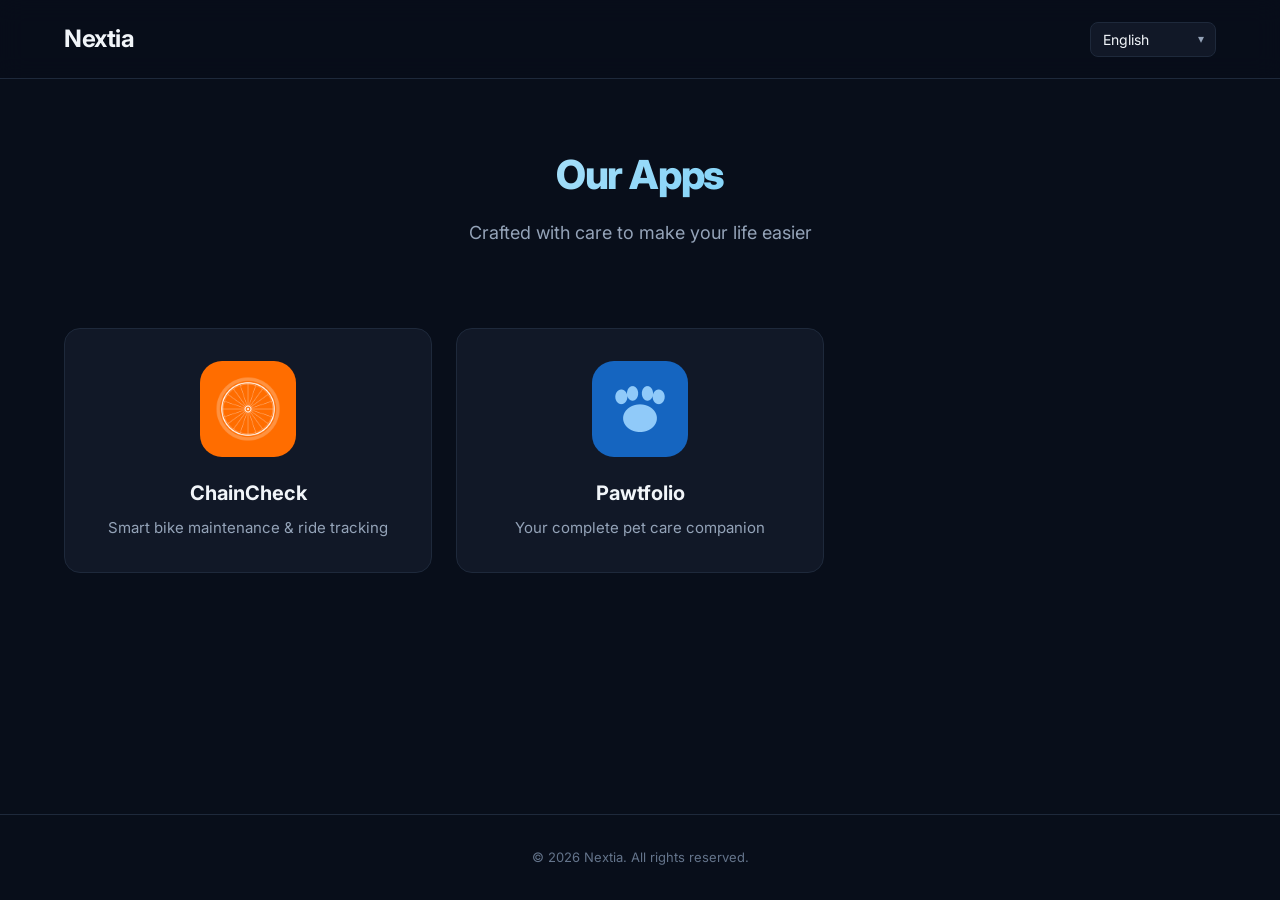
<file: index.html>
<!DOCTYPE html>
<html lang="en">
<head>
  <meta charset="UTF-8" />
  <meta name="viewport" content="width=device-width, initial-scale=1.0" />
  <title>Nextia — Our Apps</title>
  <meta name="description" content="Discover apps crafted by Nextia — smart tools built with care." />
  <link rel="icon" href="images/chaincheck/icon.png" type="image/png" />
  <link rel="preconnect" href="https://fonts.googleapis.com" />
  <link rel="preconnect" href="https://fonts.gstatic.com" crossorigin />
  <link href="https://fonts.googleapis.com/css2?family=Inter:wght@400;600;700;800&display=swap" rel="stylesheet" />
  <link rel="stylesheet" href="css/styles.css" />
</head>
<body>
  <header class="site-header">
    <div class="container">
      <a href="/" class="site-logo">Nextia</a>
      <div class="lang-selector">
        <select id="lang-select" aria-label="Language">
          <option value="en">English</option>
          <option value="es">Español</option>
          <option value="fr">Français</option>
          <option value="de">Deutsch</option>
          <option value="it">Italiano</option>
          <option value="pt">Português</option>
          <option value="nl">Nederlands</option>
          <option value="pl">Polski</option>
          <option value="sv">Svenska</option>
          <option value="da">Dansk</option>
          <option value="no">Norsk</option>
          <option value="fi">Suomi</option>
        </select>
      </div>
    </div>
  </header>

  <main>
    <section class="hero">
      <div class="container">
        <h1 data-i18n="hero.title">Our Apps</h1>
        <p data-i18n="hero.subtitle">Crafted with care to make your life easier</p>
      </div>
    </section>

    <section class="container">
      <div class="app-grid">
        <a href="chaincheck/" class="app-card">
          <img src="images/chaincheck/icon.png" alt="ChainCheck" class="app-card__icon" />
          <h2 class="app-card__name" data-i18n="apps.chaincheck.name">ChainCheck</h2>
          <p class="app-card__tagline" data-i18n="apps.chaincheck.tagline">Smart bike maintenance & ride tracking</p>
        </a>

        <a href="pawtfolio/" class="app-card">
          <img src="images/pawtfolio/icon.png" alt="Pawtfolio" class="app-card__icon" />
          <h2 class="app-card__name" data-i18n="apps.pawtfolio.name">Pawtfolio</h2>
          <p class="app-card__tagline" data-i18n="apps.pawtfolio.tagline">Your complete pet care companion</p>
        </a>
      </div>
    </section>
  </main>

  <footer class="site-footer">
    <div class="container">
      <p>© <span id="current-year"></span> Nextia. All rights reserved.</p>
    </div>
  </footer>

  <script src="js/i18n.js"></script>
  <script src="js/app.js"></script>
</body>
</html>
</file>
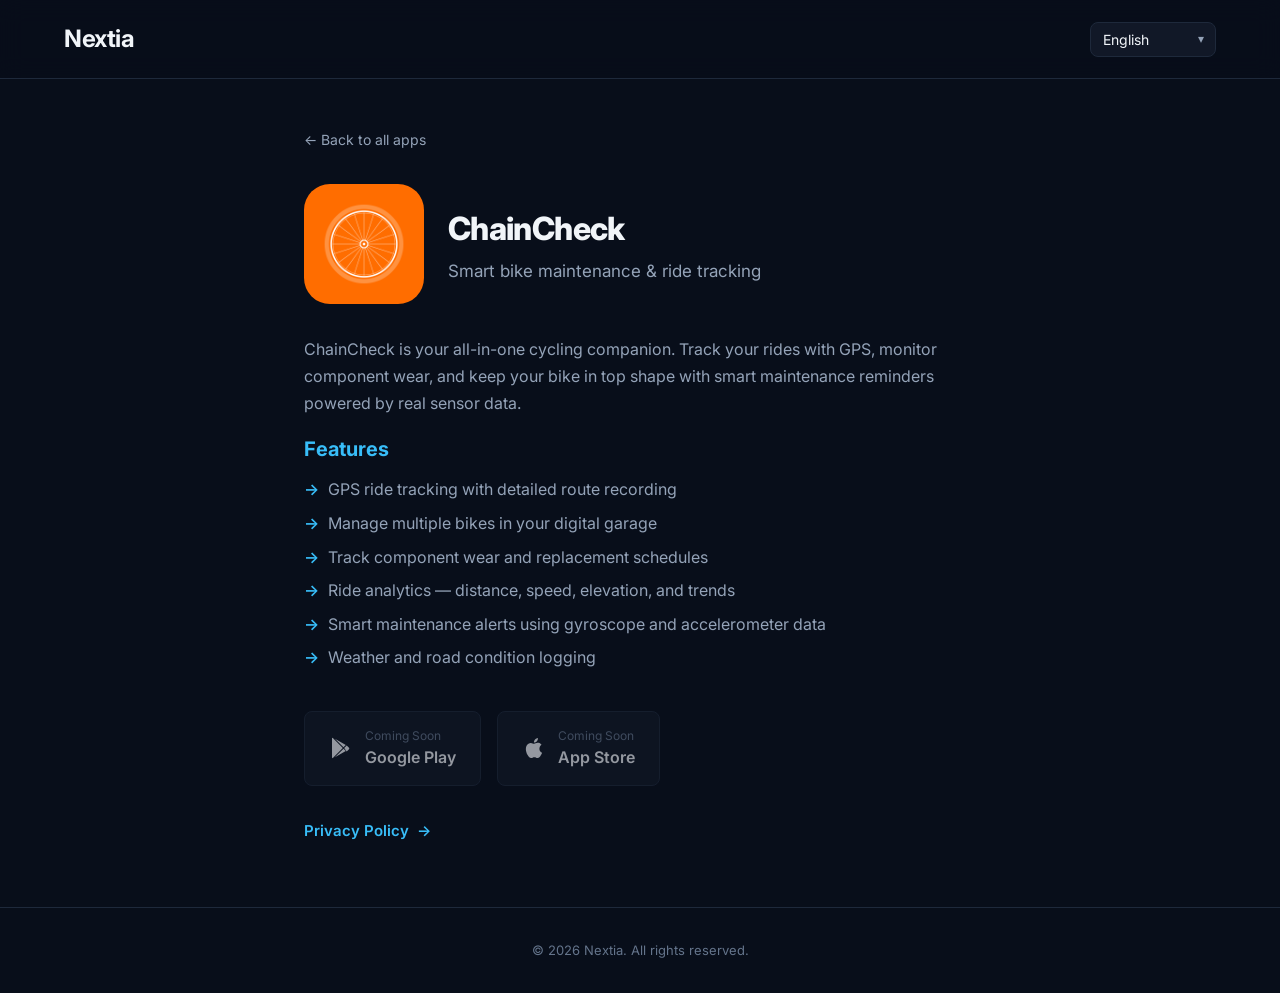
<file: chaincheck/index.html>
<!DOCTYPE html>
<html lang="en">
<head>
  <meta charset="UTF-8" />
  <meta name="viewport" content="width=device-width, initial-scale=1.0" />
  <title>ChainCheck — Smart Bike Maintenance</title>
  <meta name="description" content="ChainCheck is your all-in-one cycling companion. Track rides, monitor component wear, and get smart maintenance reminders." />
  <link rel="icon" href="../images/chaincheck/icon.png" type="image/png" />
  <link rel="preconnect" href="https://fonts.googleapis.com" />
  <link rel="preconnect" href="https://fonts.gstatic.com" crossorigin />
  <link href="https://fonts.googleapis.com/css2?family=Inter:wght@400;600;700;800&display=swap" rel="stylesheet" />
  <link rel="stylesheet" href="../css/styles.css" />
</head>
<body>
  <header class="site-header">
    <div class="container">
      <a href="../" class="site-logo">Nextia</a>
      <div class="lang-selector">
        <select id="lang-select" aria-label="Language">
          <option value="en">English</option>
          <option value="es">Español</option>
          <option value="fr">Français</option>
          <option value="de">Deutsch</option>
          <option value="it">Italiano</option>
          <option value="pt">Português</option>
          <option value="nl">Nederlands</option>
          <option value="pl">Polski</option>
          <option value="sv">Svenska</option>
          <option value="da">Dansk</option>
          <option value="no">Norsk</option>
          <option value="fi">Suomi</option>
        </select>
      </div>
    </div>
  </header>

  <main class="app-detail">
    <a href="../" class="back-link" data-i18n="back_home">← Back to all apps</a>

    <div class="app-detail__header">
      <img src="../images/chaincheck/icon.png" alt="ChainCheck" class="app-detail__icon" />
      <div>
        <h1 class="app-detail__title" data-i18n="apps.chaincheck.name">ChainCheck</h1>
        <p class="app-detail__tagline" data-i18n="apps.chaincheck.tagline">Smart bike maintenance & ride tracking</p>
      </div>
    </div>

    <div class="app-detail__description">
      <p data-i18n="apps.chaincheck.description">
        ChainCheck is your all-in-one cycling companion. Track your rides with GPS, monitor component wear, and keep your bike in top shape with smart maintenance reminders powered by real sensor data.
      </p>

      <h2 data-i18n="apps.chaincheck.features_title">Features</h2>
      <ul>
        <li data-i18n="apps.chaincheck.features.ride_tracking">GPS ride tracking with detailed route recording</li>
        <li data-i18n="apps.chaincheck.features.garage">Manage multiple bikes in your digital garage</li>
        <li data-i18n="apps.chaincheck.features.components">Track component wear and replacement schedules</li>
        <li data-i18n="apps.chaincheck.features.analytics">Ride analytics — distance, speed, elevation, and trends</li>
        <li data-i18n="apps.chaincheck.features.maintenance">Smart maintenance alerts using gyroscope and accelerometer data</li>
        <li data-i18n="apps.chaincheck.features.weather">Weather and road condition logging</li>
      </ul>
    </div>

    <div class="download-buttons">
      <!-- Google Play -->
      <a href="#" class="download-btn coming-soon" aria-disabled="true">
        <svg class="download-btn__icon" viewBox="0 0 24 24" fill="currentColor">
          <path d="M3.609 1.814L13.792 12 3.61 22.186a.996.996 0 0 1-.61-.92V2.734a1 1 0 0 1 .609-.92zm10.89 10.893l2.302 2.302-10.937 6.333 8.635-8.635zm3.199-3.199l2.302 2.302a1 1 0 0 1 0 1.38l-2.302 2.302L15.19 12l2.508-2.492zM5.864 2.658L16.8 8.99l-2.302 2.302-8.635-8.635z"/>
        </svg>
        <div>
          <div class="download-btn__label-small" data-i18n="apps.chaincheck.coming_soon">Coming Soon</div>
          <div class="download-btn__label-main">Google Play</div>
        </div>
      </a>

      <!-- App Store -->
      <a href="#" class="download-btn coming-soon" aria-disabled="true">
        <svg class="download-btn__icon" viewBox="0 0 24 24" fill="currentColor">
          <path d="M18.71 19.5c-.83 1.24-1.71 2.45-3.05 2.47-1.34.03-1.77-.79-3.29-.79-1.53 0-2 .77-3.27.82-1.31.05-2.3-1.32-3.14-2.53C4.25 17 2.94 12.45 4.7 9.39c.87-1.52 2.43-2.48 4.12-2.51 1.28-.02 2.5.87 3.29.87.78 0 2.26-1.07 3.8-.91.65.03 2.47.26 3.64 1.98-.09.06-2.17 1.28-2.15 3.81.03 3.02 2.65 4.03 2.68 4.04-.03.07-.42 1.44-1.38 2.83M13 3.5c.73-.83 1.94-1.46 2.94-1.5.13 1.17-.34 2.35-1.04 3.19-.69.85-1.83 1.51-2.95 1.42-.15-1.15.41-2.35 1.05-3.11z"/>
        </svg>
        <div>
          <div class="download-btn__label-small" data-i18n="apps.chaincheck.coming_soon">Coming Soon</div>
          <div class="download-btn__label-main">App Store</div>
        </div>
      </a>
    </div>

    <a href="privacy/" class="btn-link">
      <span data-i18n="apps.chaincheck.privacy_link">Privacy Policy</span> →
    </a>
  </main>

  <footer class="site-footer">
    <div class="container">
      <p>© <span id="current-year"></span> Nextia. All rights reserved.</p>
    </div>
  </footer>

  <script src="../js/i18n.js"></script>
  <script src="../js/app.js"></script>
</body>
</html>
</file>
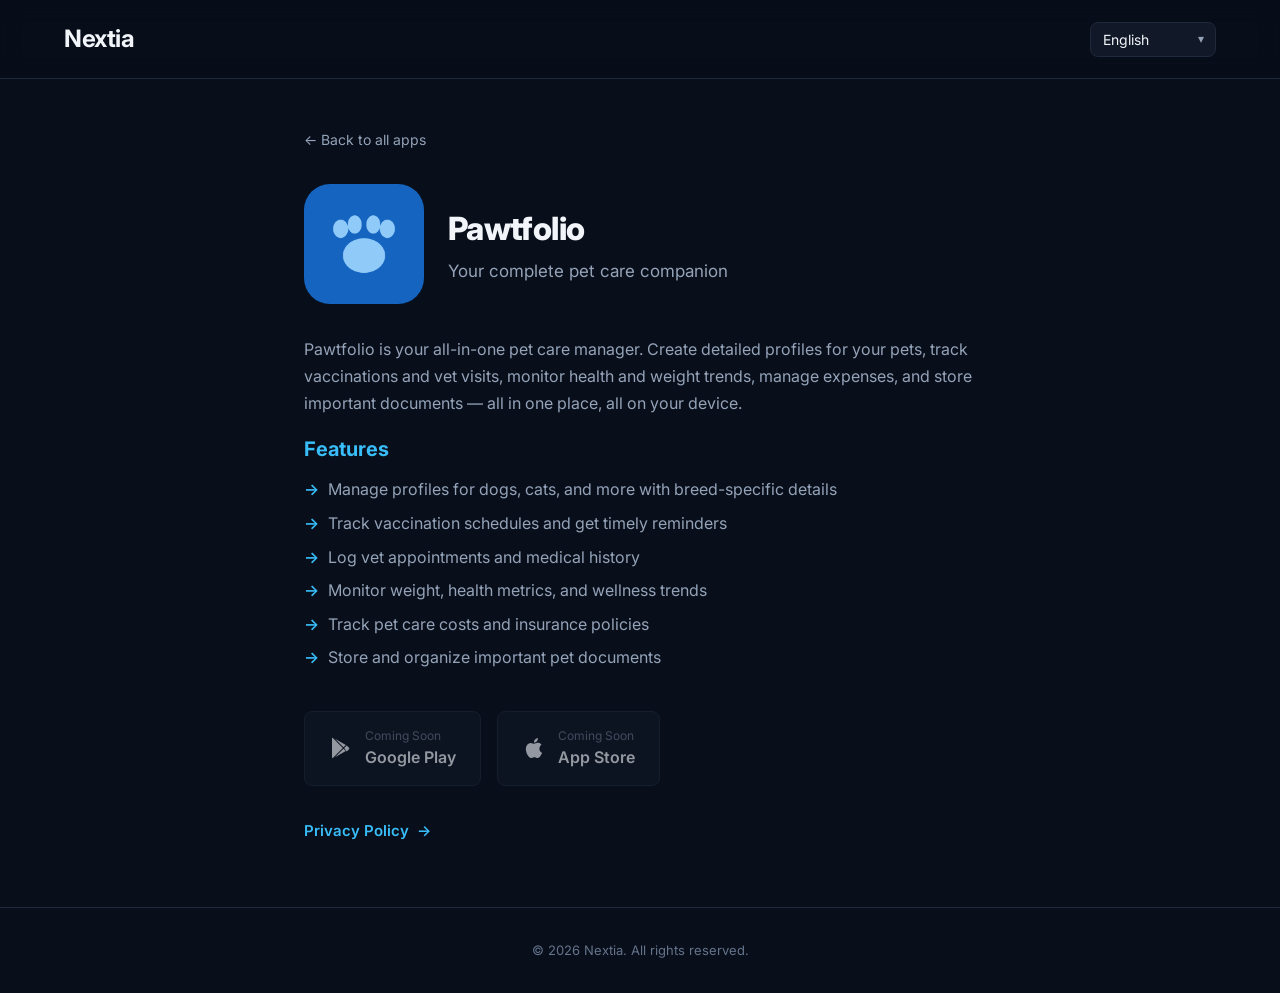
<file: pawtfolio/index.html>
<!DOCTYPE html>
<html lang="en">
<head>
  <meta charset="UTF-8" />
  <meta name="viewport" content="width=device-width, initial-scale=1.0" />
  <title>Pawtfolio — Your Complete Pet Care Companion</title>
  <meta name="description" content="Pawtfolio is your all-in-one pet care manager. Track vaccinations, vet visits, health trends, expenses, and more — all on your device." />
  <link rel="icon" href="../images/pawtfolio/icon.png" type="image/png" />
  <link rel="preconnect" href="https://fonts.googleapis.com" />
  <link rel="preconnect" href="https://fonts.gstatic.com" crossorigin />
  <link href="https://fonts.googleapis.com/css2?family=Inter:wght@400;600;700;800&display=swap" rel="stylesheet" />
  <link rel="stylesheet" href="../css/styles.css" />
</head>
<body>
  <header class="site-header">
    <div class="container">
      <a href="../" class="site-logo">Nextia</a>
      <div class="lang-selector">
        <select id="lang-select" aria-label="Language">
          <option value="en">English</option>
          <option value="es">Español</option>
          <option value="fr">Français</option>
          <option value="de">Deutsch</option>
          <option value="it">Italiano</option>
          <option value="pt">Português</option>
          <option value="nl">Nederlands</option>
          <option value="pl">Polski</option>
          <option value="sv">Svenska</option>
          <option value="da">Dansk</option>
          <option value="no">Norsk</option>
          <option value="fi">Suomi</option>
        </select>
      </div>
    </div>
  </header>

  <main class="app-detail">
    <a href="../" class="back-link" data-i18n="back_home">← Back to all apps</a>

    <div class="app-detail__header">
      <img src="../images/pawtfolio/icon.png" alt="Pawtfolio" class="app-detail__icon" />
      <div>
        <h1 class="app-detail__title" data-i18n="apps.pawtfolio.name">Pawtfolio</h1>
        <p class="app-detail__tagline" data-i18n="apps.pawtfolio.tagline">Your complete pet care companion</p>
      </div>
    </div>

    <div class="app-detail__description">
      <p data-i18n="apps.pawtfolio.description">
        Pawtfolio is your all-in-one pet care manager. Create detailed profiles for your pets, track vaccinations and vet visits, monitor health and weight trends, manage expenses, and store important documents — all in one place, all on your device.
      </p>

      <h2 data-i18n="apps.pawtfolio.features_title">Features</h2>
      <ul>
        <li data-i18n="apps.pawtfolio.features.pet_profiles">Manage profiles for dogs, cats, and more with breed-specific details</li>
        <li data-i18n="apps.pawtfolio.features.vaccinations">Track vaccination schedules and get timely reminders</li>
        <li data-i18n="apps.pawtfolio.features.vet_visits">Log vet appointments and medical history</li>
        <li data-i18n="apps.pawtfolio.features.health">Monitor weight, health metrics, and wellness trends</li>
        <li data-i18n="apps.pawtfolio.features.expenses">Track pet care costs and insurance policies</li>
        <li data-i18n="apps.pawtfolio.features.documents">Store and organize important pet documents</li>
      </ul>
    </div>

    <div class="download-buttons">
      <!-- Google Play -->
      <a href="#" class="download-btn coming-soon" aria-disabled="true">
        <svg class="download-btn__icon" viewBox="0 0 24 24" fill="currentColor">
          <path d="M3.609 1.814L13.792 12 3.61 22.186a.996.996 0 0 1-.61-.92V2.734a1 1 0 0 1 .609-.92zm10.89 10.893l2.302 2.302-10.937 6.333 8.635-8.635zm3.199-3.199l2.302 2.302a1 1 0 0 1 0 1.38l-2.302 2.302L15.19 12l2.508-2.492zM5.864 2.658L16.8 8.99l-2.302 2.302-8.635-8.635z"/>
        </svg>
        <div>
          <div class="download-btn__label-small" data-i18n="apps.pawtfolio.coming_soon">Coming Soon</div>
          <div class="download-btn__label-main">Google Play</div>
        </div>
      </a>

      <!-- App Store -->
      <a href="#" class="download-btn coming-soon" aria-disabled="true">
        <svg class="download-btn__icon" viewBox="0 0 24 24" fill="currentColor">
          <path d="M18.71 19.5c-.83 1.24-1.71 2.45-3.05 2.47-1.34.03-1.77-.79-3.29-.79-1.53 0-2 .77-3.27.82-1.31.05-2.3-1.32-3.14-2.53C4.25 17 2.94 12.45 4.7 9.39c.87-1.52 2.43-2.48 4.12-2.51 1.28-.02 2.5.87 3.29.87.78 0 2.26-1.07 3.8-.91.65.03 2.47.26 3.64 1.98-.09.06-2.17 1.28-2.15 3.81.03 3.02 2.65 4.03 2.68 4.04-.03.07-.42 1.44-1.38 2.83M13 3.5c.73-.83 1.94-1.46 2.94-1.5.13 1.17-.34 2.35-1.04 3.19-.69.85-1.83 1.51-2.95 1.42-.15-1.15.41-2.35 1.05-3.11z"/>
        </svg>
        <div>
          <div class="download-btn__label-small" data-i18n="apps.pawtfolio.coming_soon">Coming Soon</div>
          <div class="download-btn__label-main">App Store</div>
        </div>
      </a>
    </div>

    <a href="privacy/" class="btn-link">
      <span data-i18n="apps.pawtfolio.privacy_link">Privacy Policy</span> →
    </a>
  </main>

  <footer class="site-footer">
    <div class="container">
      <p>© <span id="current-year"></span> Nextia. All rights reserved.</p>
    </div>
  </footer>

  <script src="../js/i18n.js"></script>
  <script src="../js/app.js"></script>
</body>
</html>
</file>
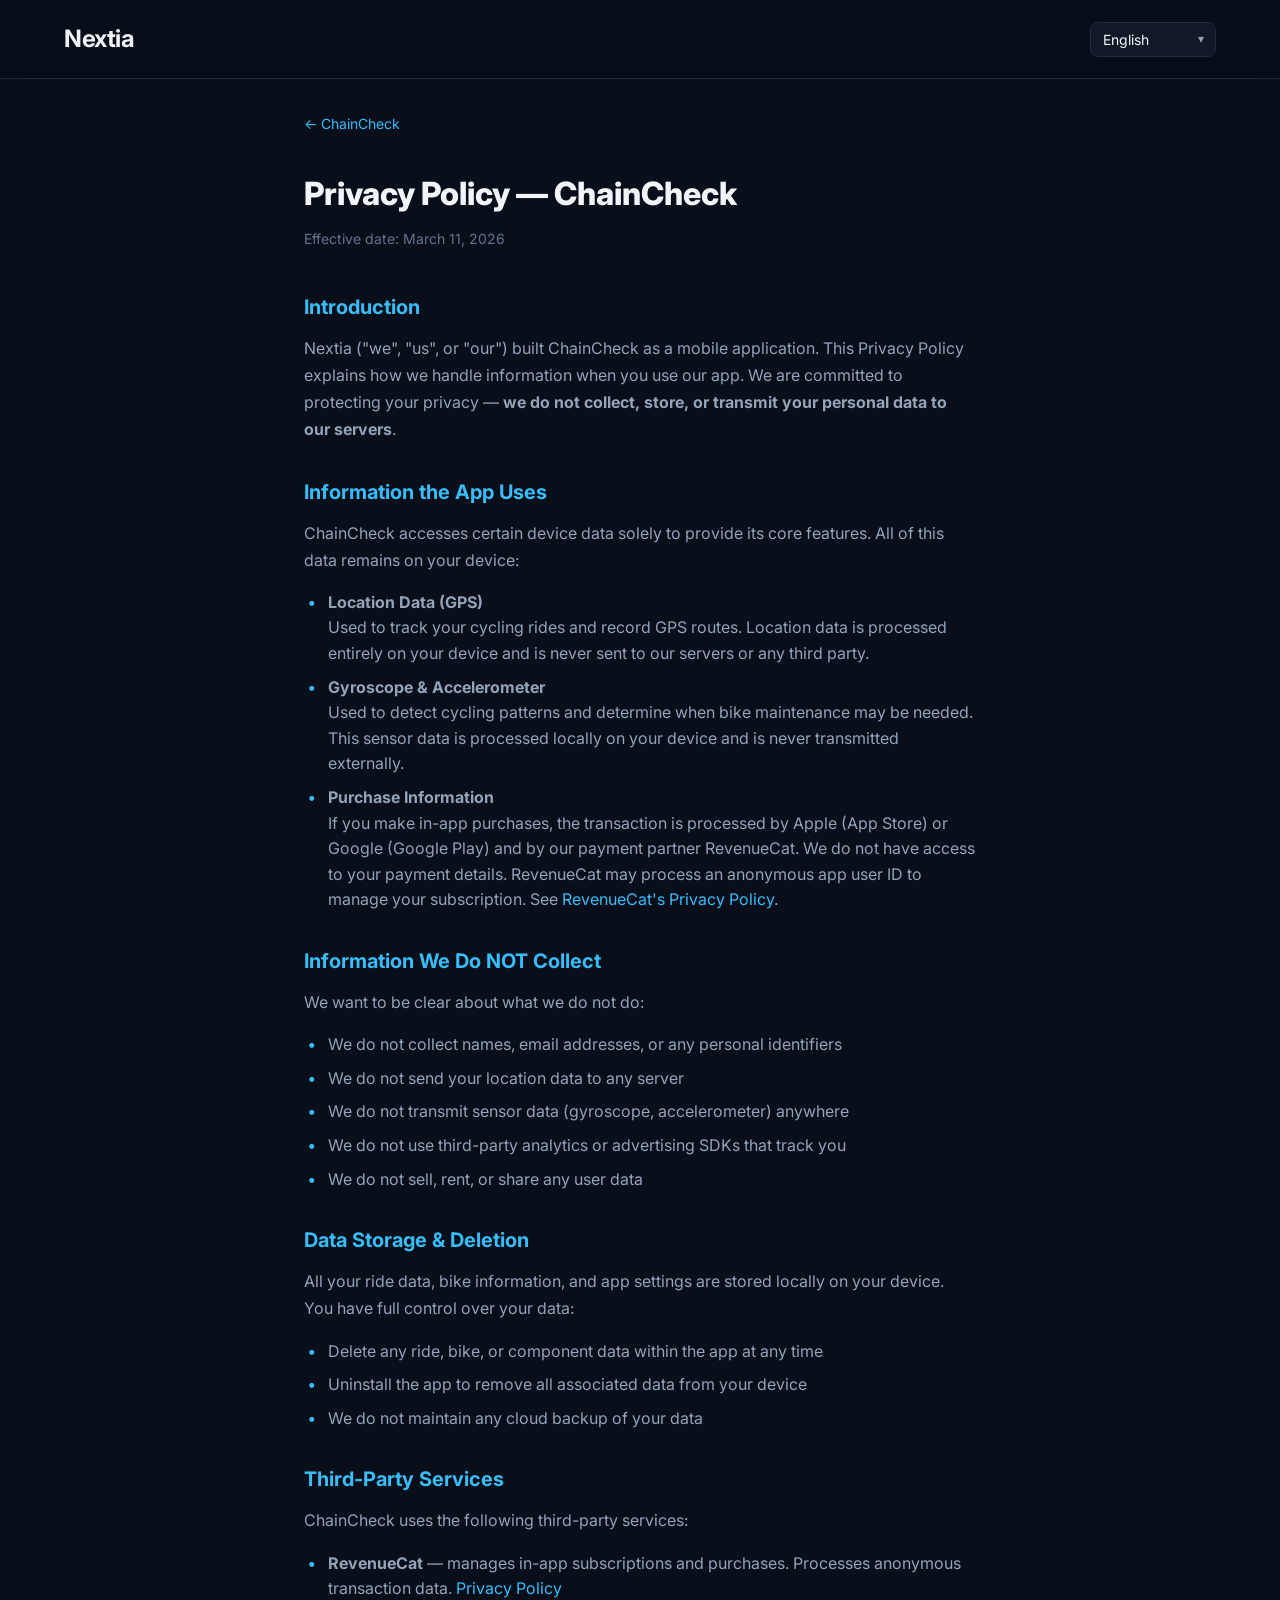
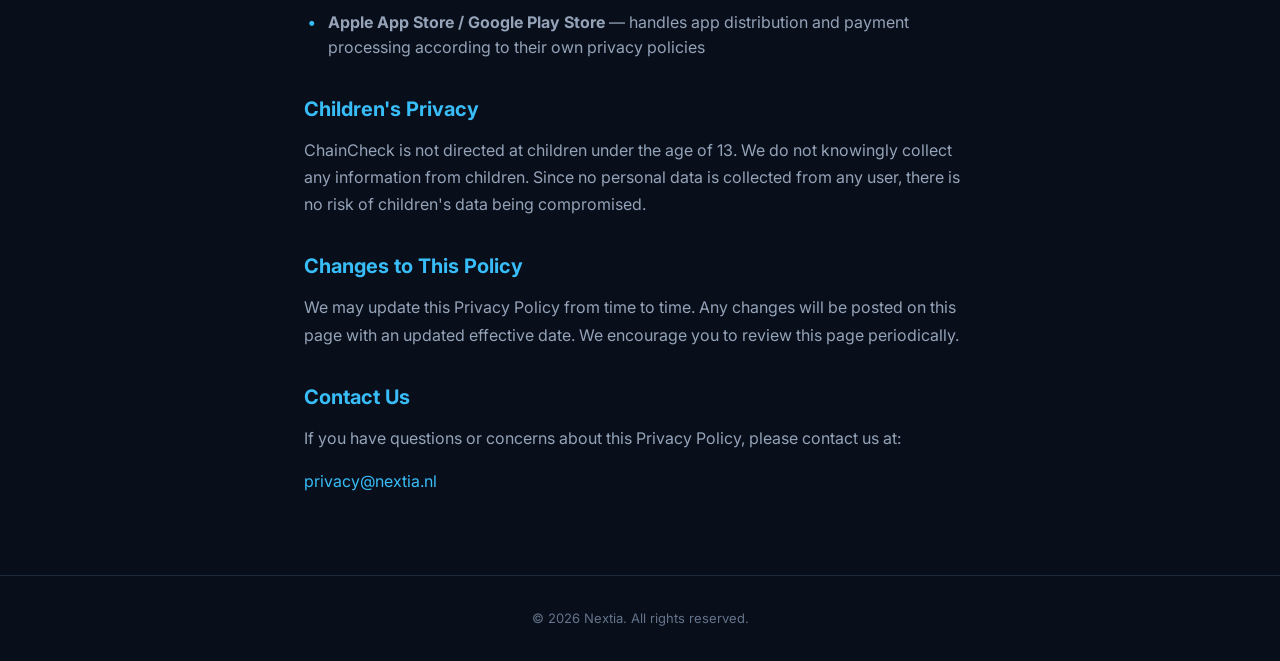
<file: chaincheck/privacy/index.html>
<!DOCTYPE html>
<html lang="en">
<head>
  <meta charset="UTF-8" />
  <meta name="viewport" content="width=device-width, initial-scale=1.0" />
  <title>Privacy Policy — ChainCheck</title>
  <meta name="description" content="Privacy Policy for ChainCheck — your data stays on your device." />
  <link rel="icon" href="../../images/chaincheck/icon.png" type="image/png" />
  <link rel="preconnect" href="https://fonts.googleapis.com" />
  <link rel="preconnect" href="https://fonts.gstatic.com" crossorigin />
  <link href="https://fonts.googleapis.com/css2?family=Inter:wght@400;600;700;800&display=swap" rel="stylesheet" />
  <link rel="stylesheet" href="../../css/styles.css" />
</head>
<body>
  <header class="site-header">
    <div class="container">
      <a href="../../" class="site-logo">Nextia</a>
      <div class="lang-selector">
        <select id="lang-select" aria-label="Language">
          <option value="en">English</option>
          <option value="es">Español</option>
          <option value="fr">Français</option>
          <option value="de">Deutsch</option>
          <option value="it">Italiano</option>
          <option value="pt">Português</option>
          <option value="nl">Nederlands</option>
          <option value="pl">Polski</option>
          <option value="sv">Svenska</option>
          <option value="da">Dansk</option>
          <option value="no">Norsk</option>
          <option value="fi">Suomi</option>
        </select>
      </div>
    </div>
  </header>

  <main class="privacy-policy">
    <a href="../" class="back-link">← ChainCheck</a>

    <h1 data-i18n="privacy.title">Privacy Policy — ChainCheck</h1>
    <p class="effective-date" data-i18n="privacy.effective_date">Effective date: March 11, 2026</p>

    <!-- Introduction -->
    <h2 data-i18n="privacy.intro.title">Introduction</h2>
    <p data-i18n="privacy.intro.text">
      Nextia ("we", "us", or "our") built ChainCheck as a mobile application. This Privacy Policy explains how we handle information when you use our app. We are committed to protecting your privacy — <strong>we do not collect, store, or transmit your personal data to our servers</strong>.
    </p>

    <!-- Information the App Uses -->
    <h2 data-i18n="privacy.data_collected.title">Information the App Uses</h2>
    <p data-i18n="privacy.data_collected.text">
      ChainCheck accesses certain device data solely to provide its core features. All of this data remains on your device:
    </p>
    <ul>
      <li>
        <span data-i18n="privacy.data_collected.location_title"><strong>Location Data (GPS)</strong></span><br />
        <span data-i18n="privacy.data_collected.location_text">Used to track your cycling rides and record GPS routes. Location data is processed entirely on your device and is never sent to our servers or any third party.</span>
      </li>
      <li>
        <span data-i18n="privacy.data_collected.sensors_title"><strong>Gyroscope &amp; Accelerometer</strong></span><br />
        <span data-i18n="privacy.data_collected.sensors_text">Used to detect cycling patterns and determine when bike maintenance may be needed. This sensor data is processed locally on your device and is never transmitted externally.</span>
      </li>
      <li>
        <span data-i18n="privacy.data_collected.purchases_title"><strong>Purchase Information</strong></span><br />
        <span data-i18n="privacy.data_collected.purchases_text">If you make in-app purchases, the transaction is processed by Apple (App Store) or Google (Google Play) and by our payment partner RevenueCat. We do not have access to your payment details.</span>
      </li>
    </ul>

    <!-- Information We Do NOT Collect -->
    <h2 data-i18n="privacy.data_not_collected.title">Information We Do NOT Collect</h2>
    <p data-i18n="privacy.data_not_collected.text">We want to be clear about what we do not do:</p>
    <ul>
      <li data-i18n="privacy.data_not_collected.items.no_personal">We do not collect names, email addresses, or any personal identifiers</li>
      <li data-i18n="privacy.data_not_collected.items.no_location_server">We do not send your location data to any server</li>
      <li data-i18n="privacy.data_not_collected.items.no_sensor_server">We do not transmit sensor data (gyroscope, accelerometer) anywhere</li>
      <li data-i18n="privacy.data_not_collected.items.no_analytics">We do not use third-party analytics or advertising SDKs that track you</li>
      <li data-i18n="privacy.data_not_collected.items.no_sell">We do not sell, rent, or share any user data</li>
    </ul>

    <!-- Data Storage & Deletion -->
    <h2 data-i18n="privacy.data_storage.title">Data Storage &amp; Deletion</h2>
    <p data-i18n="privacy.data_storage.text">All your ride data, bike information, and app settings are stored locally on your device. You have full control over your data:</p>
    <ul>
      <li data-i18n="privacy.data_storage.items.delete_app">Delete any ride, bike, or component data within the app at any time</li>
      <li data-i18n="privacy.data_storage.items.uninstall">Uninstall the app to remove all associated data from your device</li>
      <li data-i18n="privacy.data_storage.items.no_cloud">We do not maintain any cloud backup of your data</li>
    </ul>

    <!-- Third-Party Services -->
    <h2 data-i18n="privacy.third_party.title">Third-Party Services</h2>
    <p data-i18n="privacy.third_party.text">ChainCheck uses the following third-party services:</p>
    <ul>
      <li data-i18n="privacy.third_party.items.revenuecat"><strong>RevenueCat</strong> — manages in-app subscriptions and purchases. Processes anonymous transaction data. <a href="https://www.revenuecat.com/privacy/" target="_blank" rel="noopener">Privacy Policy</a></li>
      <li data-i18n="privacy.third_party.items.apple"><strong>Apple App Store / Google Play Store</strong> — handles app distribution and payment processing according to their own privacy policies</li>
    </ul>

    <!-- Children's Privacy -->
    <h2 data-i18n="privacy.children.title">Children's Privacy</h2>
    <p data-i18n="privacy.children.text">
      ChainCheck is not directed at children under the age of 13. We do not knowingly collect any information from children. Since no personal data is collected from any user, there is no risk of children's data being compromised.
    </p>

    <!-- Changes to This Policy -->
    <h2 data-i18n="privacy.changes.title">Changes to This Policy</h2>
    <p data-i18n="privacy.changes.text">
      We may update this Privacy Policy from time to time. Any changes will be posted on this page with an updated effective date. We encourage you to review this page periodically.
    </p>

    <!-- Contact Us -->
    <h2 data-i18n="privacy.contact.title">Contact Us</h2>
    <p data-i18n="privacy.contact.text">If you have questions or concerns about this Privacy Policy, please contact us at:</p>
    <p><a href="mailto:privacy@nextia.nl" data-i18n="privacy.contact.email">privacy@nextia.nl</a></p>
  </main>

  <footer class="site-footer">
    <div class="container">
      <p>© <span id="current-year"></span> Nextia. All rights reserved.</p>
    </div>
  </footer>

  <script src="../../js/i18n.js"></script>
  <script src="../../js/app.js"></script>
</body>
</html>
</file>
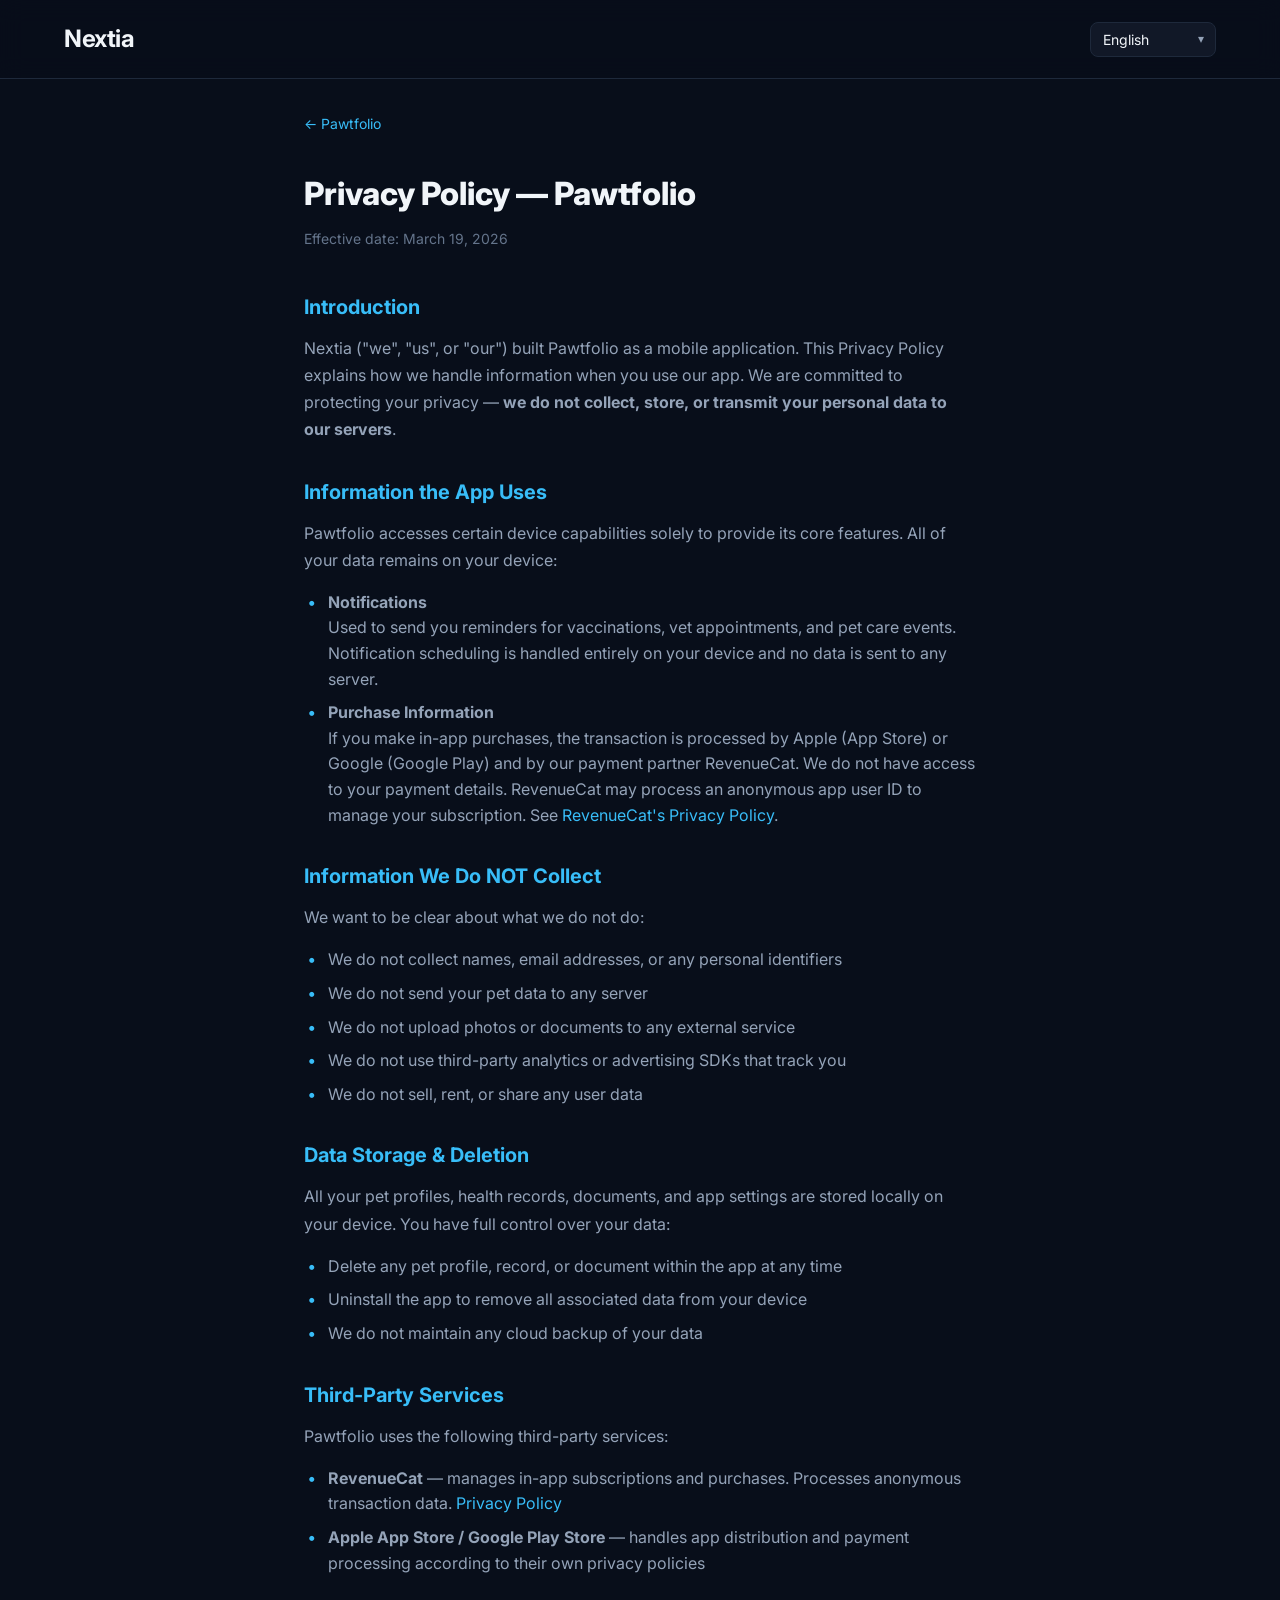
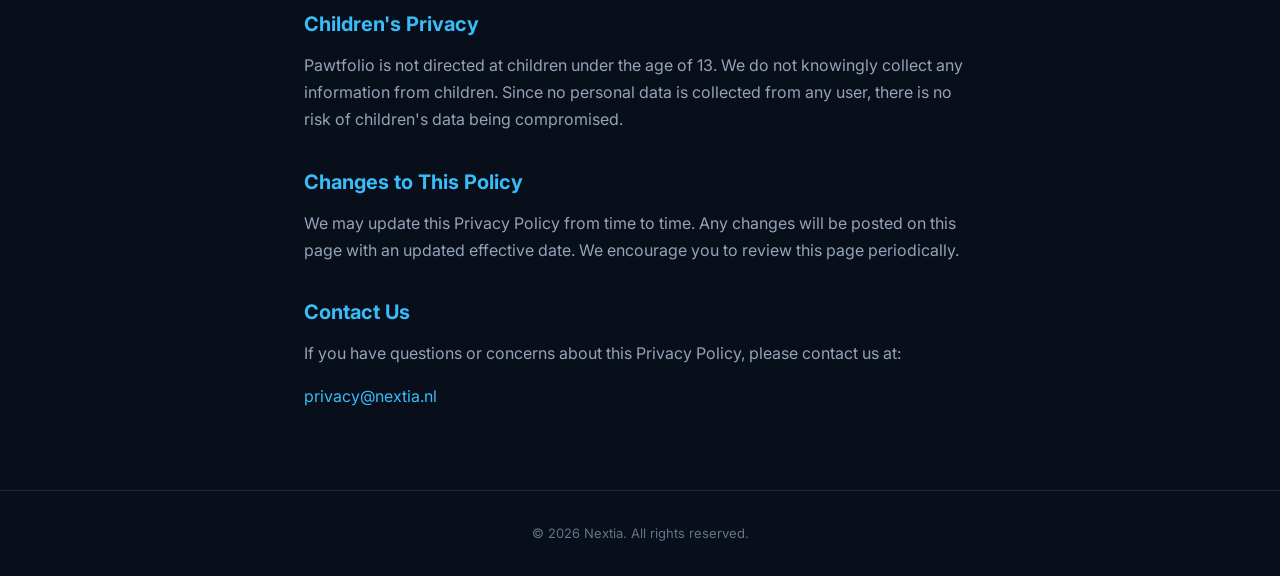
<file: pawtfolio/privacy/index.html>
<!DOCTYPE html>
<html lang="en">
<head>
  <meta charset="UTF-8" />
  <meta name="viewport" content="width=device-width, initial-scale=1.0" />
  <title>Privacy Policy — Pawtfolio</title>
  <meta name="description" content="Privacy Policy for Pawtfolio — your data stays on your device." />
  <link rel="icon" href="../../images/pawtfolio/icon.png" type="image/png" />
  <link rel="preconnect" href="https://fonts.googleapis.com" />
  <link rel="preconnect" href="https://fonts.gstatic.com" crossorigin />
  <link href="https://fonts.googleapis.com/css2?family=Inter:wght@400;600;700;800&display=swap" rel="stylesheet" />
  <link rel="stylesheet" href="../../css/styles.css" />
</head>
<body>
  <header class="site-header">
    <div class="container">
      <a href="../../" class="site-logo">Nextia</a>
      <div class="lang-selector">
        <select id="lang-select" aria-label="Language">
          <option value="en">English</option>
          <option value="es">Español</option>
          <option value="fr">Français</option>
          <option value="de">Deutsch</option>
          <option value="it">Italiano</option>
          <option value="pt">Português</option>
          <option value="nl">Nederlands</option>
          <option value="pl">Polski</option>
          <option value="sv">Svenska</option>
          <option value="da">Dansk</option>
          <option value="no">Norsk</option>
          <option value="fi">Suomi</option>
        </select>
      </div>
    </div>
  </header>

  <main class="privacy-policy">
    <a href="../" class="back-link">← Pawtfolio</a>

    <h1 data-i18n="privacy_pawtfolio.title">Privacy Policy — Pawtfolio</h1>
    <p class="effective-date" data-i18n="privacy_pawtfolio.effective_date">Effective date: March 19, 2026</p>

    <!-- Introduction -->
    <h2 data-i18n="privacy_pawtfolio.intro.title">Introduction</h2>
    <p data-i18n="privacy_pawtfolio.intro.text">
      Nextia ("we", "us", or "our") built Pawtfolio as a mobile application. This Privacy Policy explains how we handle information when you use our app. We are committed to protecting your privacy — <strong>we do not collect, store, or transmit your personal data to our servers</strong>.
    </p>

    <!-- Information the App Uses -->
    <h2 data-i18n="privacy_pawtfolio.data_collected.title">Information the App Uses</h2>
    <p data-i18n="privacy_pawtfolio.data_collected.text">
      Pawtfolio accesses certain device capabilities solely to provide its core features. All of your data remains on your device:
    </p>
    <ul>
      <li>
        <span data-i18n="privacy_pawtfolio.data_collected.notifications_title"><strong>Notifications</strong></span><br />
        <span data-i18n="privacy_pawtfolio.data_collected.notifications_text">Used to send you reminders for vaccinations, vet appointments, and pet care events. Notification scheduling is handled entirely on your device and no data is sent to any server.</span>
      </li>
      <li>
        <span data-i18n="privacy_pawtfolio.data_collected.purchases_title"><strong>Purchase Information</strong></span><br />
        <span data-i18n="privacy_pawtfolio.data_collected.purchases_text">If you make in-app purchases, the transaction is processed by Apple (App Store) or Google (Google Play) and by our payment partner RevenueCat. We do not have access to your payment details. RevenueCat may process an anonymous app user ID to manage your subscription. See <a href="https://www.revenuecat.com/privacy/" target="_blank" rel="noopener">RevenueCat's Privacy Policy</a>.</span>
      </li>
    </ul>

    <!-- Information We Do NOT Collect -->
    <h2 data-i18n="privacy_pawtfolio.data_not_collected.title">Information We Do NOT Collect</h2>
    <p data-i18n="privacy_pawtfolio.data_not_collected.text">We want to be clear about what we do not do:</p>
    <ul>
      <li data-i18n="privacy_pawtfolio.data_not_collected.items.no_personal">We do not collect names, email addresses, or any personal identifiers</li>
      <li data-i18n="privacy_pawtfolio.data_not_collected.items.no_pet_data_server">We do not send your pet data to any server</li>
      <li data-i18n="privacy_pawtfolio.data_not_collected.items.no_photos_server">We do not upload photos or documents to any external service</li>
      <li data-i18n="privacy_pawtfolio.data_not_collected.items.no_analytics">We do not use third-party analytics or advertising SDKs that track you</li>
      <li data-i18n="privacy_pawtfolio.data_not_collected.items.no_sell">We do not sell, rent, or share any user data</li>
    </ul>

    <!-- Data Storage & Deletion -->
    <h2 data-i18n="privacy_pawtfolio.data_storage.title">Data Storage &amp; Deletion</h2>
    <p data-i18n="privacy_pawtfolio.data_storage.text">All your pet profiles, health records, documents, and app settings are stored locally on your device. You have full control over your data:</p>
    <ul>
      <li data-i18n="privacy_pawtfolio.data_storage.items.delete_app">Delete any pet profile, record, or document within the app at any time</li>
      <li data-i18n="privacy_pawtfolio.data_storage.items.uninstall">Uninstall the app to remove all associated data from your device</li>
      <li data-i18n="privacy_pawtfolio.data_storage.items.no_cloud">We do not maintain any cloud backup of your data</li>
    </ul>

    <!-- Third-Party Services -->
    <h2 data-i18n="privacy_pawtfolio.third_party.title">Third-Party Services</h2>
    <p data-i18n="privacy_pawtfolio.third_party.text">Pawtfolio uses the following third-party services:</p>
    <ul>
      <li data-i18n="privacy_pawtfolio.third_party.items.revenuecat"><strong>RevenueCat</strong> — manages in-app subscriptions and purchases. Processes anonymous transaction data. <a href="https://www.revenuecat.com/privacy/" target="_blank" rel="noopener">Privacy Policy</a></li>
      <li data-i18n="privacy_pawtfolio.third_party.items.apple"><strong>Apple App Store / Google Play Store</strong> — handles app distribution and payment processing according to their own privacy policies</li>
    </ul>

    <!-- Children's Privacy -->
    <h2 data-i18n="privacy_pawtfolio.children.title">Children's Privacy</h2>
    <p data-i18n="privacy_pawtfolio.children.text">
      Pawtfolio is not directed at children under the age of 13. We do not knowingly collect any information from children. Since no personal data is collected from any user, there is no risk of children's data being compromised.
    </p>

    <!-- Changes to This Policy -->
    <h2 data-i18n="privacy_pawtfolio.changes.title">Changes to This Policy</h2>
    <p data-i18n="privacy_pawtfolio.changes.text">
      We may update this Privacy Policy from time to time. Any changes will be posted on this page with an updated effective date. We encourage you to review this page periodically.
    </p>

    <!-- Contact Us -->
    <h2 data-i18n="privacy_pawtfolio.contact.title">Contact Us</h2>
    <p data-i18n="privacy_pawtfolio.contact.text">If you have questions or concerns about this Privacy Policy, please contact us at:</p>
    <p><a href="mailto:privacy@nextia.nl" data-i18n="privacy_pawtfolio.contact.email">privacy@nextia.nl</a></p>
  </main>

  <footer class="site-footer">
    <div class="container">
      <p>© <span id="current-year"></span> Nextia. All rights reserved.</p>
    </div>
  </footer>

  <script src="../../js/i18n.js"></script>
  <script src="../../js/app.js"></script>
</body>
</html>
</file>
<file: css/styles.css>
/* ========================================
   Nextia App Showcase — Global Styles
   Dark theme: navy + electric blue
   ======================================== */

:root {
  --bg-primary: #080E1A;
  --bg-surface: #111827;
  --bg-surface-hover: #1E293B;
  --accent: #38BDF8;
  --accent-hover: #7DD3FC;
  --accent-glow: rgba(56, 189, 248, 0.15);
  --text-primary: #F1F5F9;
  --text-secondary: #94A3B8;
  --text-muted: #64748B;
  --border: #1E293B;
  --border-hover: #38BDF8;
  --radius: 16px;
  --radius-sm: 8px;
  --shadow: 0 4px 24px rgba(0, 0, 0, 0.3);
  --transition: 0.2s ease;
}

*,
*::before,
*::after {
  box-sizing: border-box;
  margin: 0;
  padding: 0;
}

html {
  font-size: 16px;
  scroll-behavior: smooth;
}

body {
  font-family: 'Inter', -apple-system, BlinkMacSystemFont, 'Segoe UI', Roboto,
    Oxygen, Ubuntu, Cantarell, sans-serif;
  background-color: var(--bg-primary);
  color: var(--text-primary);
  line-height: 1.6;
  min-height: 100vh;
  display: flex;
  flex-direction: column;
  -webkit-font-smoothing: antialiased;
  -moz-osx-font-smoothing: grayscale;
}

/* ---- Layout ---- */

.container {
  width: 100%;
  max-width: 1200px;
  margin: 0 auto;
  padding: 0 1.5rem;
}

main {
  flex: 1;
}

/* ---- Header ---- */

.site-header {
  padding: 1.25rem 0;
  border-bottom: 1px solid var(--border);
  position: sticky;
  top: 0;
  background: rgba(8, 14, 26, 0.85);
  backdrop-filter: blur(12px);
  -webkit-backdrop-filter: blur(12px);
  z-index: 100;
}

.site-header .container {
  display: flex;
  align-items: center;
  justify-content: space-between;
}

.site-logo {
  font-size: 1.5rem;
  font-weight: 700;
  color: var(--text-primary);
  text-decoration: none;
  letter-spacing: -0.02em;
}

.site-logo span {
  color: var(--accent);
}

/* ---- Language Selector ---- */

.lang-selector {
  position: relative;
}

.lang-selector select {
  appearance: none;
  -webkit-appearance: none;
  background: var(--bg-surface);
  color: var(--text-primary);
  border: 1px solid var(--border);
  border-radius: var(--radius-sm);
  padding: 0.5rem 2.25rem 0.5rem 0.75rem;
  font-size: 0.875rem;
  font-family: inherit;
  cursor: pointer;
  transition: border-color var(--transition);
}

.lang-selector select:hover,
.lang-selector select:focus {
  border-color: var(--accent);
  outline: none;
}

.lang-selector::after {
  content: '▾';
  position: absolute;
  right: 0.75rem;
  top: 50%;
  transform: translateY(-50%);
  color: var(--text-secondary);
  pointer-events: none;
  font-size: 0.75rem;
}

/* ---- Hero ---- */

.hero {
  text-align: center;
  padding: 4rem 0 3rem;
}

.hero h1 {
  font-size: 2.5rem;
  font-weight: 800;
  letter-spacing: -0.03em;
  margin-bottom: 0.75rem;
  background: linear-gradient(135deg, var(--text-primary), var(--accent));
  -webkit-background-clip: text;
  -webkit-text-fill-color: transparent;
  background-clip: text;
}

.hero p {
  font-size: 1.125rem;
  color: var(--text-secondary);
  max-width: 600px;
  margin: 0 auto;
}

/* ---- App Card Grid ---- */

.app-grid {
  display: grid;
  grid-template-columns: repeat(auto-fill, minmax(300px, 1fr));
  gap: 1.5rem;
  padding: 2rem 0 4rem;
}

.app-card {
  background: var(--bg-surface);
  border: 1px solid var(--border);
  border-radius: var(--radius);
  padding: 2rem;
  text-decoration: none;
  color: inherit;
  display: flex;
  flex-direction: column;
  align-items: center;
  text-align: center;
  transition: transform var(--transition), border-color var(--transition),
    box-shadow var(--transition);
  cursor: pointer;
}

.app-card:hover {
  transform: translateY(-4px);
  border-color: var(--border-hover);
  box-shadow: 0 8px 32px var(--accent-glow);
}

.app-card__icon {
  width: 96px;
  height: 96px;
  border-radius: 22px;
  margin-bottom: 1.25rem;
  object-fit: cover;
}

.app-card__name {
  font-size: 1.25rem;
  font-weight: 700;
  margin-bottom: 0.5rem;
}

.app-card__tagline {
  font-size: 0.9375rem;
  color: var(--text-secondary);
  line-height: 1.5;
}

/* ---- App Detail Page ---- */

.app-detail {
  max-width: 720px;
  margin: 0 auto;
  padding: 3rem 1.5rem 4rem;
}

.app-detail__header {
  display: flex;
  align-items: center;
  gap: 1.5rem;
  margin-bottom: 2rem;
}

.app-detail__icon {
  width: 120px;
  height: 120px;
  border-radius: 26px;
  object-fit: cover;
  flex-shrink: 0;
}

.app-detail__title {
  font-size: 2rem;
  font-weight: 800;
  letter-spacing: -0.02em;
}

.app-detail__tagline {
  color: var(--text-secondary);
  font-size: 1.0625rem;
  margin-top: 0.25rem;
}

.app-detail__description {
  margin-bottom: 2.5rem;
}

.app-detail__description h2 {
  font-size: 1.25rem;
  font-weight: 700;
  margin-bottom: 0.75rem;
  color: var(--accent);
}

.app-detail__description p {
  color: var(--text-secondary);
  margin-bottom: 1rem;
  line-height: 1.7;
}

.app-detail__description ul {
  list-style: none;
  padding: 0;
  margin-bottom: 1.5rem;
}

.app-detail__description li {
  position: relative;
  padding-left: 1.5rem;
  color: var(--text-secondary);
  margin-bottom: 0.5rem;
  line-height: 1.6;
}

.app-detail__description li::before {
  content: '→';
  position: absolute;
  left: 0;
  color: var(--accent);
  font-weight: 600;
}

/* ---- Download Buttons ---- */

.download-buttons {
  display: flex;
  flex-wrap: wrap;
  gap: 1rem;
  margin-bottom: 2rem;
}

.download-btn {
  display: inline-flex;
  align-items: center;
  gap: 0.75rem;
  padding: 0.875rem 1.5rem;
  border-radius: var(--radius-sm);
  text-decoration: none;
  font-weight: 600;
  font-size: 0.9375rem;
  transition: all var(--transition);
  border: 1px solid var(--border);
  background: var(--bg-surface);
  color: var(--text-primary);
}

.download-btn:hover {
  border-color: var(--accent);
  background: var(--bg-surface-hover);
}

.download-btn.coming-soon {
  opacity: 0.6;
  cursor: default;
}

.download-btn.coming-soon:hover {
  border-color: var(--border);
  background: var(--bg-surface);
}

.download-btn__icon {
  width: 24px;
  height: 24px;
}

.download-btn__label-small {
  font-size: 0.75rem;
  color: var(--text-muted);
  font-weight: 400;
}

.download-btn__label-main {
  font-size: 1rem;
  font-weight: 600;
}

/* ---- Links / Buttons ---- */

.btn-link {
  display: inline-flex;
  align-items: center;
  gap: 0.5rem;
  color: var(--accent);
  text-decoration: none;
  font-weight: 600;
  font-size: 0.9375rem;
  transition: color var(--transition);
}

.btn-link:hover {
  color: var(--accent-hover);
}

.back-link {
  display: inline-flex;
  align-items: center;
  gap: 0.5rem;
  color: var(--text-secondary);
  text-decoration: none;
  font-size: 0.875rem;
  margin-bottom: 2rem;
  transition: color var(--transition);
}

.back-link:hover {
  color: var(--accent);
}

/* ---- Privacy Policy ---- */

.privacy-policy {
  max-width: 720px;
  margin: 0 auto;
  padding: 2rem 1.5rem 4rem;
}

.privacy-policy h1 {
  font-size: 2rem;
  font-weight: 800;
  margin-bottom: 0.5rem;
}

.privacy-policy .effective-date {
  color: var(--text-muted);
  font-size: 0.875rem;
  margin-bottom: 2.5rem;
}

.privacy-policy h2 {
  font-size: 1.25rem;
  font-weight: 700;
  color: var(--accent);
  margin-top: 2rem;
  margin-bottom: 0.75rem;
}

.privacy-policy p {
  color: var(--text-secondary);
  margin-bottom: 1rem;
  line-height: 1.7;
}

.privacy-policy ul {
  list-style: none;
  padding: 0;
  margin-bottom: 1rem;
}

.privacy-policy li {
  position: relative;
  padding-left: 1.5rem;
  color: var(--text-secondary);
  margin-bottom: 0.5rem;
  line-height: 1.6;
}

.privacy-policy li::before {
  content: '•';
  position: absolute;
  left: 0.25rem;
  color: var(--accent);
  font-weight: 700;
}

.privacy-policy a {
  color: var(--accent);
  text-decoration: none;
  transition: color var(--transition);
}

.privacy-policy a:hover {
  color: var(--accent-hover);
}

/* ---- Footer ---- */

.site-footer {
  padding: 2rem 0;
  border-top: 1px solid var(--border);
  text-align: center;
  color: var(--text-muted);
  font-size: 0.8125rem;
}

/* ---- Responsive ---- */

@media (max-width: 768px) {
  .hero h1 {
    font-size: 1.875rem;
  }

  .hero p {
    font-size: 1rem;
  }

  .app-grid {
    grid-template-columns: 1fr;
  }

  .app-detail__header {
    flex-direction: column;
    text-align: center;
  }

  .app-detail__icon {
    width: 96px;
    height: 96px;
    border-radius: 22px;
  }

  .app-detail__title {
    font-size: 1.5rem;
  }

  .download-buttons {
    flex-direction: column;
  }

  .download-btn {
    justify-content: center;
  }
}

@media (max-width: 480px) {
  .container {
    padding: 0 1rem;
  }

  .hero {
    padding: 2.5rem 0 2rem;
  }

  .app-card {
    padding: 1.5rem;
  }

  .privacy-policy,
  .app-detail {
    padding: 2rem 1rem 3rem;
  }
}
</file>
